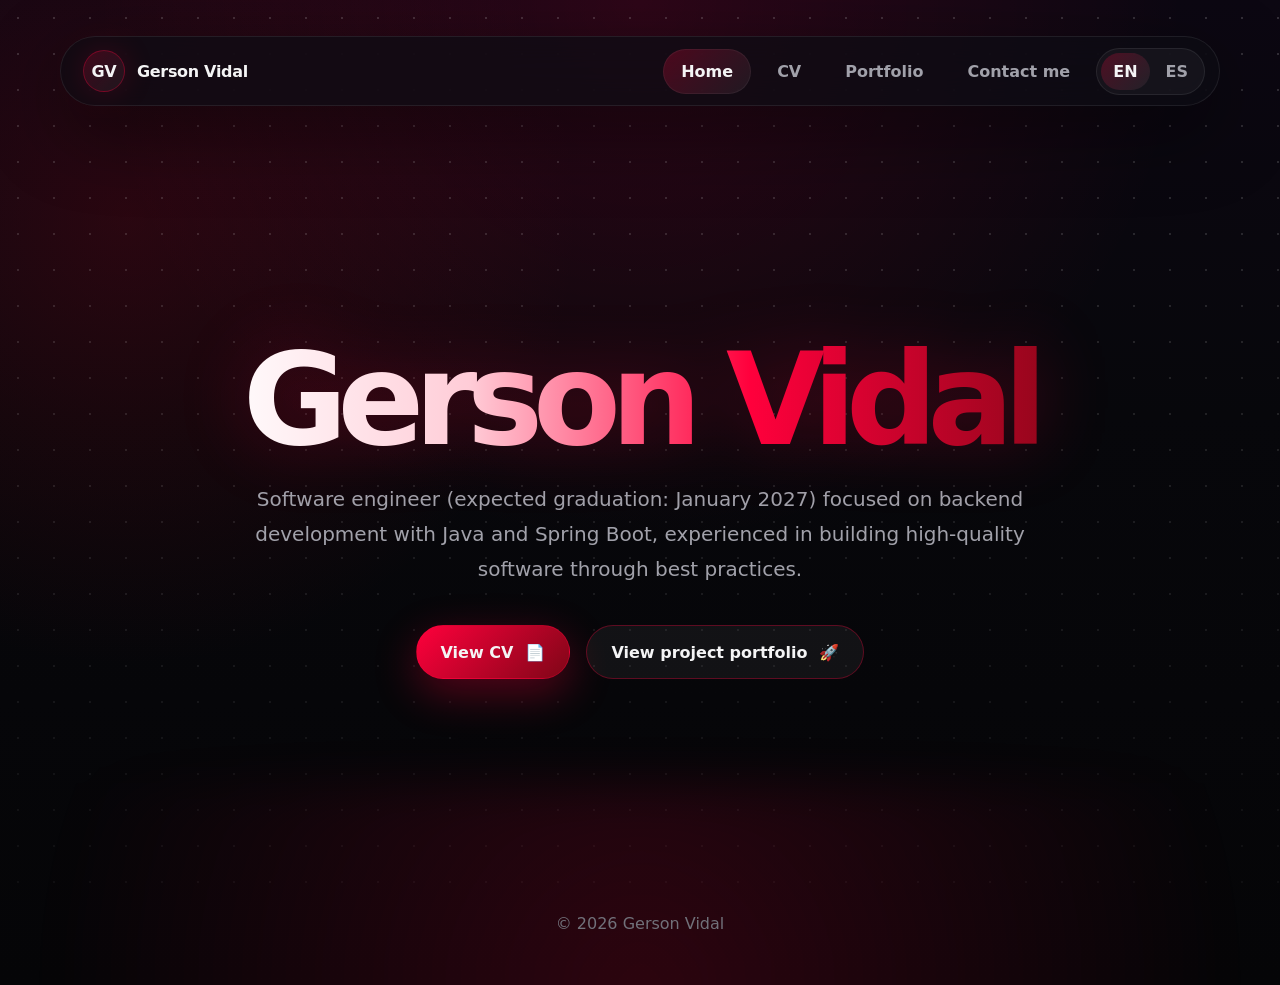
<file: index.html>
<!doctype html>
<html lang="en">
  <head>
    <meta charset="UTF-8" />
    <meta name="viewport" content="width=device-width, initial-scale=1.0" />
    <title>Gerson Vidal</title>
    <link rel="stylesheet" href="./assets/styles.css" />
  </head>
  <body>
    <header class="site-header page-shell">
      <nav
        class="navbar"
        aria-label="Main navigation"
        data-i18n-aria-label="nav.ariaLabel"
      >
        <a class="brand" href="./">
          <span class="brand-mark">GV</span>
          <span>Gerson Vidal</span>
        </a>
        <button
          class="menu-button"
          type="button"
          data-menu-button
          aria-expanded="false"
        >
          <span aria-hidden="true">☰</span>
          <span data-i18n="nav.menu">Menu</span>
        </button>
        <div class="nav-links" data-nav>
          <a class="nav-link is-active" href="./" data-i18n="nav.home">Home</a>
          <a class="nav-link" href="./cv/">CV</a>
          <a class="nav-link" href="./portfolio/" data-i18n="nav.portfolio"
            >Portfolio</a
          >
          <button
            type="button"
            class="nav-link open-contact-modal"
            aria-haspopup="dialog"
            aria-controls="contact-modal"
            data-i18n="nav.contact"
          >
            Contact me
          </button>
          <div
            class="language-switcher"
            aria-label="Language selector"
            data-i18n-aria-label="language.selector"
          >
            <button
              type="button"
              class="language-button"
              data-language="en"
              aria-pressed="true"
            >
              EN
            </button>

            <button
              type="button"
              class="language-button"
              data-language="es"
              aria-pressed="false"
            >
              ES
            </button>
          </div>
        </div>
      </nav>
    </header>

    <main class="page-shell">
      <section class="hero">
        <div class="hero-content" data-reveal>
          <h1 class="gradient-title">Gerson Vidal</h1>
          <p class="hero-description" data-i18n="home.description">
            Software engineer (expected graduation: January 2027) focused on
            backend development with Java and Spring Boot, experienced in
            building high-quality software through best practices.
          </p>
          <div class="hero-actions">
            <a class="button primary" href="./cv/">
              <span data-i18n="home.viewCv"> View CV </span>

              <span aria-hidden="true">📄</span></a
            >
            <a class="button" href="./portfolio/">
              <span data-i18n="home.viewPortfolio">
                View project portfolio
              </span>

              <span aria-hidden="true">🚀</span>
            </a>
          </div>
        </div>
      </section>
    </main>

    <footer class="footer page-shell">
      <span>© <span data-year></span> Gerson Vidal</span>
    </footer>

    <dialog
      class="contact-modal"
      id="contact-modal"
      aria-labelledby="contact-modal-title"
      aria-describedby="contact-modal-description"
    >
      <div class="contact-modal-content">
        <h2
          class="contact-modal-title"
          id="contact-modal-title"
          data-i18n="contact.title"
        >
          Contact me
        </h2>

        <p
          class="contact-modal-description"
          id="contact-modal-description"
          data-i18n="contact.description"
        >
          I greatly appreciate your interest. You can copy my email address and
          send me a message. I will reply as soon as possible.
        </p>

        <div class="contact-modal-email">
          <img
            src="assets/images/email.png"
            alt="Contact email address"
            data-i18n-alt="contact.emailAlt"
          />
        </div>

        <p
          class="contact-modal-success"
          id="contact-copy-message"
          role="status"
          aria-live="polite"
        >
          <span aria-hidden="true">✓</span>
          <span data-i18n="contact.copied">Email copied!</span>
        </p>

        <div class="contact-modal-actions">
          <button
            type="button"
            class="button"
            id="close-contact-modal"
            data-i18n="contact.back"
          >
            Back
          </button>

          <button
            type="button"
            class="button primary"
            id="copy-contact-email"
            data-i18n="contact.copy"
          >
            Copy email
          </button>
        </div>
      </div>
    </dialog>

    <script src="assets/app.js"></script>
  </body>
</html>
</file>
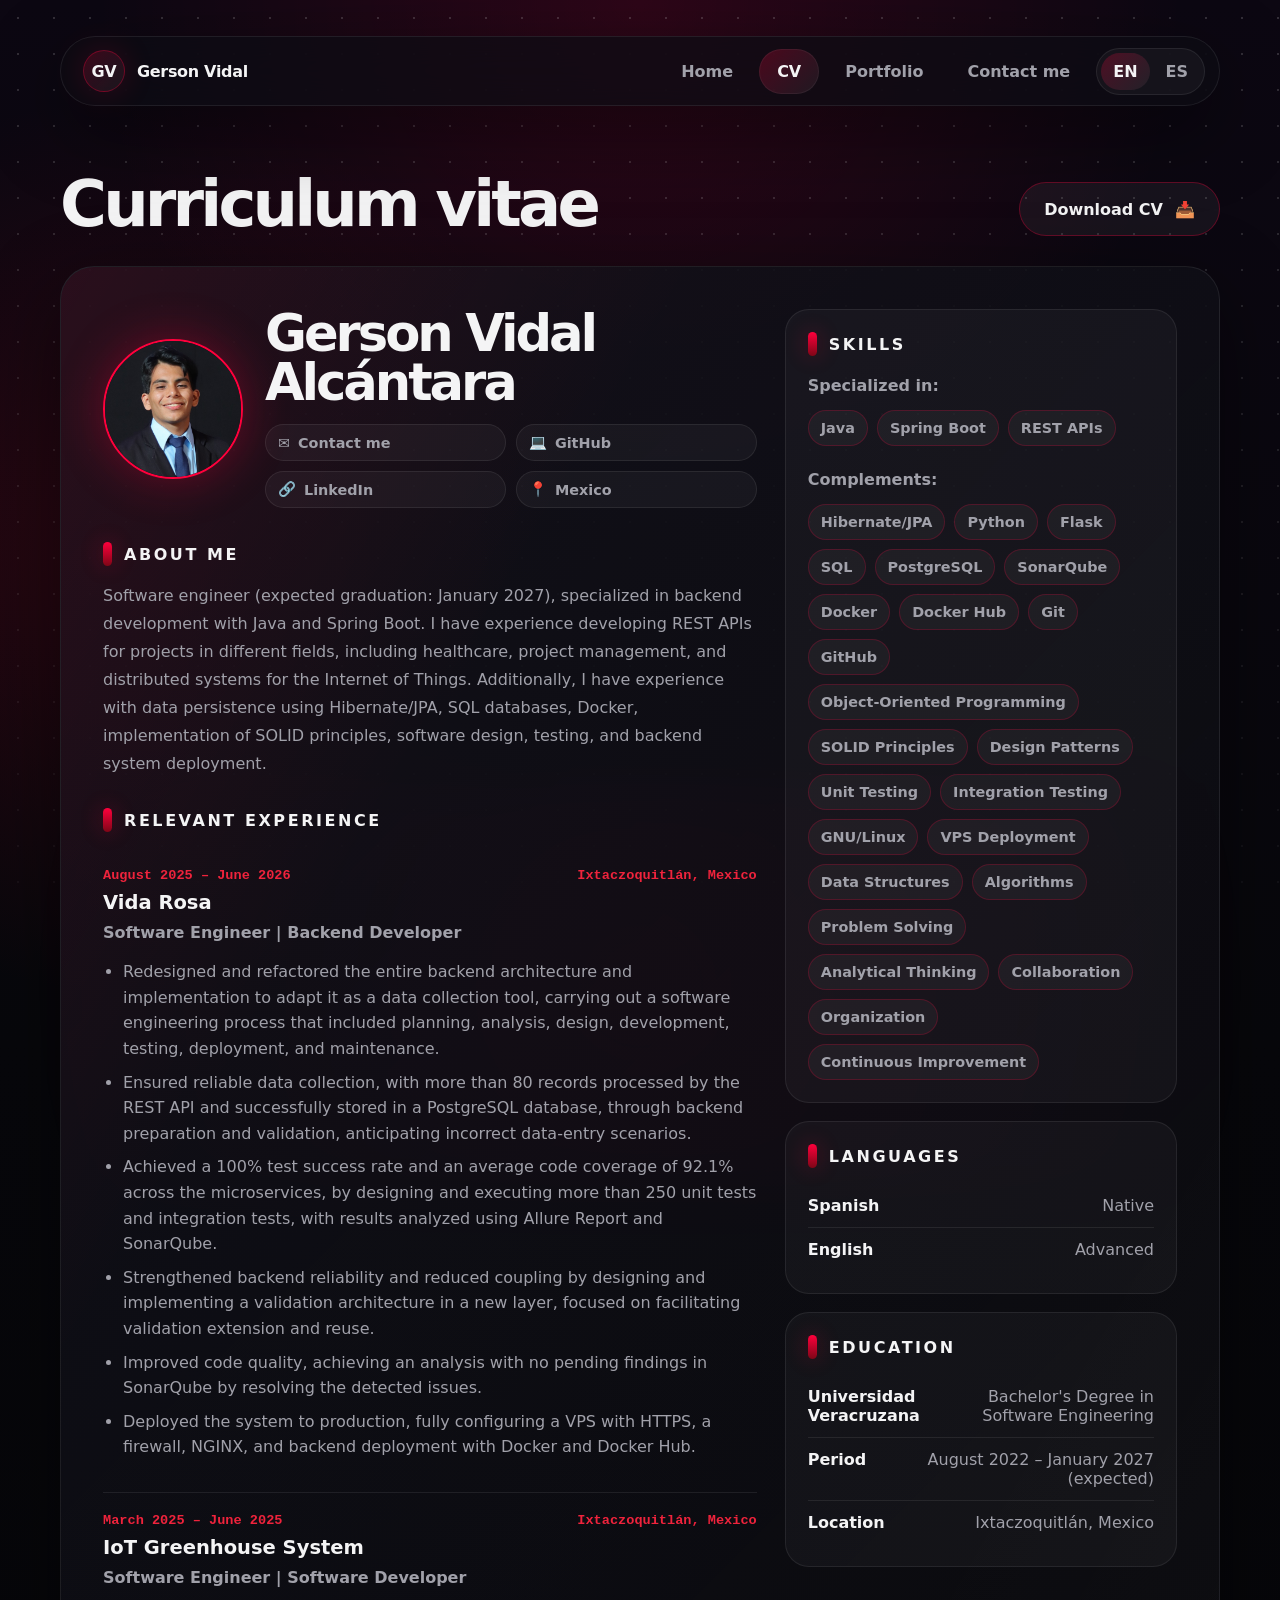
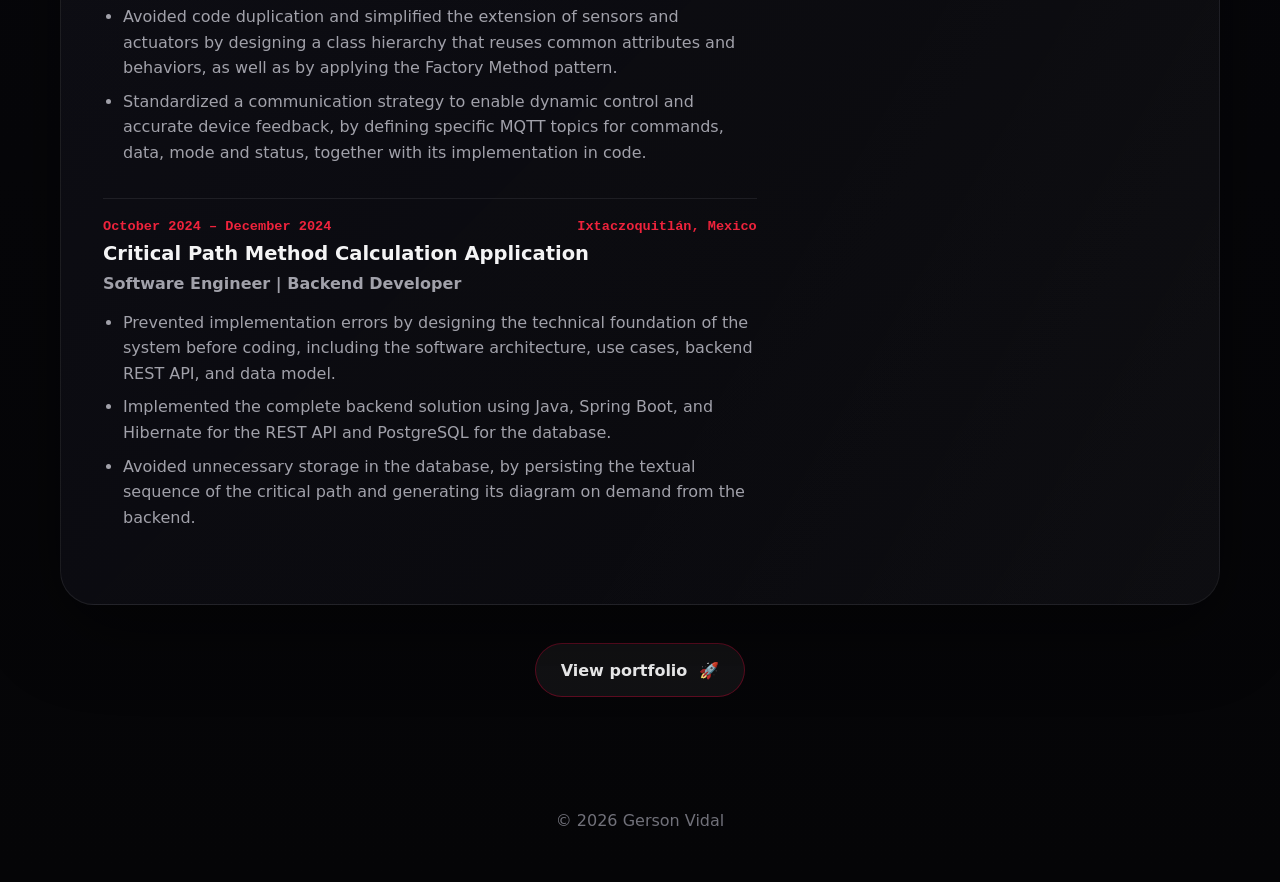
<file: cv/index.html>
<!doctype html>
<html lang="en">
  <head>
    <meta charset="UTF-8" />
    <meta name="viewport" content="width=device-width, initial-scale=1.0" />
    <title>Gerson Vidal | CV</title>
    <link rel="stylesheet" href="../assets/styles.css" />
  </head>
  <body>
    <header class="site-header page-shell">
      <nav
        class="navbar"
        aria-label="Main navigation"
        data-i18n-aria-label="nav.ariaLabel"
      >
        <a class="brand" href="../">
          <span class="brand-mark">GV</span>
          <span>Gerson Vidal</span>
        </a>
        <button
          class="menu-button"
          type="button"
          data-menu-button
          aria-expanded="false"
        >
          <span aria-hidden="true">☰</span>
          <span data-i18n="nav.menu">Menu</span>
        </button>
        <div class="nav-links" data-nav>
          <a class="nav-link" href="../" data-i18n="nav.home">Home</a>
          <a class="nav-link is-active" href="../cv/">CV</a>
          <a class="nav-link" href="../portfolio/" data-i18n="nav.portfolio"
            >Portfolio</a
          >
          <button
            type="button"
            class="nav-link open-contact-modal"
            aria-haspopup="dialog"
            aria-controls="contact-modal"
            data-i18n="nav.contact"
          >
            Contact me
          </button>
          <div
            class="language-switcher"
            aria-label="Language selector"
            data-i18n-aria-label="language.selector"
          >
            <button
              type="button"
              class="language-button"
              data-language="en"
              aria-pressed="true"
            >
              EN
            </button>

            <button
              type="button"
              class="language-button"
              data-language="es"
              aria-pressed="false"
            >
              ES
            </button>
          </div>
        </div>
      </nav>
    </header>

    <main class="page-shell section">
      <div class="section-title-row" data-reveal>
        <div>
          <h1 class="section-title" data-i18n="cv.title">Curriculum vitae</h1>
        </div>
        <a
          id="download-cv"
          class="button"
          data-cv-download
          href="../assets/cv/CV_Gerson_Vidal_Alcantara_EN.pdf"
          download="CV_Gerson_Vidal_Alcantara_EN.pdf"
        >
          <span data-i18n="cv.download"> Download CV </span>
          <span aria-hidden="true">📥</span>
        </a>
      </div>

      <article class="cv-card" data-reveal>
        <div class="cv-main">
          <header class="cv-header">
            <img
              class="profile-photo"
              src="../assets/images/profile-photo.JPG"
              alt="Photo of Gerson Vidal"
              data-i18n-alt="cv.profilePhotoAlt"
            />
            <div>
              <h1 class="cv-name">Gerson Vidal Alcántara</h1>
              <div
                class="contact-grid"
                aria-label="Contact information"
                data-i18n-aria-label="cv.contactInfoAriaLabel"
              >
                <button
                  type="button"
                  class="contact-item open-contact-modal"
                  aria-haspopup="dialog"
                  aria-controls="contact-modal"
                >
                  <span aria-hidden="true">✉️</span>
                  <span data-i18n="contact.title"> Contact me </span>
                </button>

                <a
                  class="contact-item"
                  href="https://github.com/gersonvidal"
                  target="_blank"
                  rel="noreferrer noopener"
                  ><span aria-hidden="true">💻</span> <span>GitHub</span>
                </a>

                <a
                  class="contact-item"
                  href="https://linkedin.com/in/gerson-vidal-alcantara"
                  target="_blank"
                  rel="noreferrer noopener"
                  ><span aria-hidden="true">🔗</span> <span>LinkedIn</span>
                </a>

                <div class="contact-item">
                  <span aria-hidden="true">📍</span>
                  <span data-i18n="cv.location">Mexico</span>
                </div>
              </div>
            </div>
          </header>

          <section class="cv-section">
            <h2 data-i18n="cv.about">About Me</h2>
            <p data-i18n="cv.aboutDescription">
              Software engineer (expected graduation: January 2027), specialized
              in backend development with Java and Spring Boot. I have
              experience developing REST APIs for projects in different fields,
              including healthcare, project management, and distributed systems
              for the Internet of Things. Additionally, I have experience with
              data persistence using Hibernate/JPA, SQL databases, Docker,
              implementation of SOLID principles, software design, testing, and
              backend system deployment.
            </p>
          </section>

          <section class="cv-section">
            <h2 data-i18n="cv.experience">Relevant Experience</h2>

            <article class="timeline-item">
              <div class="item-meta">
                <span data-i18n="cv.experienceItems.vidaRosa.date">
                  August 2025 – June 2026
                </span>

                <span data-i18n="cv.experienceItems.vidaRosa.location">
                  Ixtaczoquitlán, Mexico
                </span>
              </div>

              <h3 class="item-title">Vida Rosa</h3>
              <p
                class="item-subtitle"
                data-i18n="cv.experienceItems.vidaRosa.role"
              >
                Software Engineer | Backend Developer
              </p>

              <ul class="bullet-list">
                <li data-i18n="cv.experienceItems.vidaRosa.bullet1">
                  Redesigned and refactored the entire backend architecture and
                  implementation to adapt it as a data collection tool, carrying
                  out a software engineering process that included planning,
                  analysis, design, development, testing, deployment, and
                  maintenance.
                </li>
                <li data-i18n="cv.experienceItems.vidaRosa.bullet2">
                  Ensured reliable data collection, with more than 80 records
                  processed by the REST API and successfully stored in a
                  PostgreSQL database, through backend preparation and
                  validation, anticipating incorrect data-entry scenarios.
                </li>
                <li data-i18n="cv.experienceItems.vidaRosa.bullet3">
                  Achieved a 100% test success rate and an average code coverage
                  of 92.1% across the microservices, by designing and executing
                  more than 250 unit tests and integration tests, with results
                  analyzed using Allure Report and SonarQube.
                </li>
                <li data-i18n="cv.experienceItems.vidaRosa.bullet4">
                  Strengthened backend reliability and reduced coupling by
                  designing and implementing a validation architecture in a new
                  layer, focused on facilitating validation extension and reuse.
                </li>
                <li data-i18n="cv.experienceItems.vidaRosa.bullet5">
                  Improved code quality, achieving an analysis with no pending
                  findings in SonarQube by resolving the detected issues.
                </li>
                <li data-i18n="cv.experienceItems.vidaRosa.bullet6">
                  Deployed the system to production, fully configuring a VPS
                  with HTTPS, a firewall, NGINX, and backend deployment with
                  Docker and Docker Hub.
                </li>
              </ul>
            </article>

            <article class="timeline-item">
              <div class="item-meta">
                <span data-i18n="cv.experienceItems.greenhouse.date">
                  March 2025 – June 2025
                </span>

                <span data-i18n="cv.experienceItems.greenhouse.location">
                  Ixtaczoquitlán, Mexico
                </span>
              </div>

              <h3
                class="item-title"
                data-i18n="cv.experienceItems.greenhouse.title"
              >
                IoT Greenhouse System
              </h3>

              <p
                class="item-subtitle"
                data-i18n="cv.experienceItems.greenhouse.role"
              >
                Software Engineer | Software Developer
              </p>

              <ul class="bullet-list">
                <li data-i18n="cv.experienceItems.greenhouse.bullet1">
                  Avoided code duplication and simplified the extension of
                  sensors and actuators by designing a class hierarchy that
                  reuses common attributes and behaviors, as well as by applying
                  the Factory Method pattern.
                </li>
                <li data-i18n="cv.experienceItems.greenhouse.bullet2">
                  Standardized a communication strategy to enable dynamic
                  control and accurate device feedback, by defining specific
                  MQTT topics for commands, data, mode and status, together with
                  its implementation in code.
                </li>
              </ul>
            </article>

            <article class="timeline-item">
              <div class="item-meta">
                <span data-i18n="cv.experienceItems.criticalPath.date"
                  >October 2024 – December 2024
                </span>

                <span data-i18n="cv.experienceItems.criticalPath.location">
                  Ixtaczoquitlán, Mexico
                </span>
              </div>

              <h3
                class="item-title"
                data-i18n="cv.experienceItems.criticalPath.title"
              >
                Critical Path Method Calculation Application
              </h3>

              <p
                class="item-subtitle"
                data-i18n="cv.experienceItems.criticalPath.role"
              >
                Software Engineer | Backend Developer
              </p>

              <ul class="bullet-list">
                <li data-i18n="cv.experienceItems.criticalPath.bullet1">
                  Prevented implementation errors by designing the technical
                  foundation of the system before coding, including the software
                  architecture, use cases, backend REST API, and data model.
                </li>
                <li data-i18n="cv.experienceItems.criticalPath.bullet2">
                  Implemented the complete backend solution using Java, Spring
                  Boot, and Hibernate for the REST API and PostgreSQL for the
                  database.
                </li>
                <li data-i18n="cv.experienceItems.criticalPath.bullet3">
                  Avoided unnecessary storage in the database, by persisting the
                  textual sequence of the critical path and generating its
                  diagram on demand from the backend.
                </li>
              </ul>
            </article>
          </section>
        </div>

        <aside
          class="cv-sidebar"
          aria-label="Additional information"
          data-i18n-aria-label="cv.additionalInfoAriaLabel"
        >
          <section class="sidebar-panel">
            <h2 data-i18n="cv.skills">Skills</h2>

            <div class="skills-group">
              <p class="skills-group-title" data-i18n="cv.specialized">
                Specialized in:
              </p>

              <div class="skills-wrap">
                <span class="skill-chip">Java</span>
                <span class="skill-chip">Spring Boot</span>
                <span class="skill-chip" data-i18n="common.restApis">
                  REST APIs
                </span>
              </div>
            </div>

            <div class="skills-group">
              <p class="skills-group-title" data-i18n="cv.complements">
                Complements:
              </p>

              <div class="skills-wrap">
                <span class="skill-chip">Hibernate/JPA</span>
                <span class="skill-chip">Python</span>
                <span class="skill-chip">Flask</span>
                <span class="skill-chip">SQL</span>
                <span class="skill-chip">PostgreSQL</span>
                <span class="skill-chip">SonarQube</span>
                <span class="skill-chip">Docker</span>
                <span class="skill-chip">Docker Hub</span>
                <span class="skill-chip">Git</span>
                <span class="skill-chip">GitHub</span>
                <span class="skill-chip" data-i18n="cv.skillItems.oop">
                  Object-Oriented Programming
                </span>
                <span class="skill-chip" data-i18n="cv.skillItems.solid">
                  SOLID Principles
                </span>
                <span
                  class="skill-chip"
                  data-i18n="cv.skillItems.designPatterns"
                >
                  Design Patterns
                </span>
                <span class="skill-chip" data-i18n="cv.skillItems.unitTesting">
                  Unit Testing
                </span>
                <span
                  class="skill-chip"
                  data-i18n="cv.skillItems.integrationTesting"
                >
                  Integration Testing
                </span>
                <span class="skill-chip">GNU/Linux</span>
                <span
                  class="skill-chip"
                  data-i18n="cv.skillItems.vpsDeployment"
                >
                  VPS Deployment
                </span>
                <span
                  class="skill-chip"
                  data-i18n="cv.skillItems.dataStructures"
                >
                  Data Structures
                </span>
                <span class="skill-chip" data-i18n="cv.skillItems.algorithms">
                  Algorithms
                </span>
                <span
                  class="skill-chip"
                  data-i18n="cv.skillItems.problemSolving"
                >
                  Problem Solving
                </span>
                <span
                  class="skill-chip"
                  data-i18n="cv.skillItems.analyticalThinking"
                >
                  Analytical Thinking
                </span>
                <span
                  class="skill-chip"
                  data-i18n="cv.skillItems.collaboration"
                >
                  Collaboration
                </span>
                <span class="skill-chip" data-i18n="cv.skillItems.organization">
                  Organization
                </span>
                <span
                  class="skill-chip"
                  data-i18n="cv.skillItems.continuousImprovement"
                >
                  Continuous Improvement
                </span>
              </div>
            </div>
          </section>

          <section class="sidebar-panel">
            <h2 data-i18n="cv.languages">Languages</h2>
            <div class="language-row">
              <strong data-i18n="cv.languageItems.spanish">Spanish</strong>
              <span data-i18n="cv.languageItems.native">Native</span>
            </div>

            <div class="language-row">
              <strong data-i18n="cv.languageItems.english">English</strong>
              <span data-i18n="cv.languageItems.advanced">Advanced</span>
            </div>
          </section>

          <section class="sidebar-panel">
            <h2 data-i18n="cv.education">Education</h2>

            <div class="education-row">
              <strong>Universidad Veracruzana</strong>

              <span data-i18n="cv.educationItems.degree">
                Bachelor's Degree in Software Engineering
              </span>
            </div>
            <div class="education-row">
              <strong data-i18n="cv.educationItems.periodLabel">Period</strong>

              <span data-i18n="cv.educationItems.period">
                August 2022 – January 2027 (expected)
              </span>
            </div>

            <div class="education-row">
              <strong data-i18n="cv.educationItems.locationLabel">
                Location
              </strong>

              <span data-i18n="cv.educationItems.location">
                Ixtaczoquitlán, Mexico
              </span>
            </div>
          </section>
        </aside>
      </article>

      <div class="cta-group">
        <a class="button" href="../portfolio/">
          <span data-i18n="cv.viewPortfolio"> View portfolio </span>
          <span aria-hidden="true">🚀</span>
        </a>
      </div>
    </main>

    <footer class="footer page-shell">
      <span>© <span data-year></span> Gerson Vidal</span>
    </footer>

    <dialog
      class="contact-modal"
      id="contact-modal"
      aria-labelledby="contact-modal-title"
      aria-describedby="contact-modal-description"
    >
      <div class="contact-modal-content">
        <h2
          class="contact-modal-title"
          id="contact-modal-title"
          data-i18n="contact.title"
        >
          Contact me
        </h2>

        <p
          class="contact-modal-description"
          id="contact-modal-description"
          data-i18n="contact.description"
        >
          I greatly appreciate your interest. You can copy my email address and
          send me a message. I will reply as soon as possible.
        </p>

        <div class="contact-modal-email">
          <img
            src="../assets/images/email.png"
            alt="Contact email address"
            data-i18n-alt="contact.emailAlt"
          />
        </div>

        <p
          class="contact-modal-success"
          id="contact-copy-message"
          role="status"
          aria-live="polite"
        >
          <span aria-hidden="true">✓</span>
          <span data-i18n="contact.copied">Email copied!</span>
        </p>

        <div class="contact-modal-actions">
          <button
            type="button"
            class="button"
            id="close-contact-modal"
            data-i18n="contact.back"
          >
            Back
          </button>

          <button
            type="button"
            class="button primary"
            id="copy-contact-email"
            data-i18n="contact.copy"
          >
            Copy email
          </button>
        </div>
      </div>
    </dialog>

    <script src="../assets/app.js"></script>
  </body>
</html>
</file>
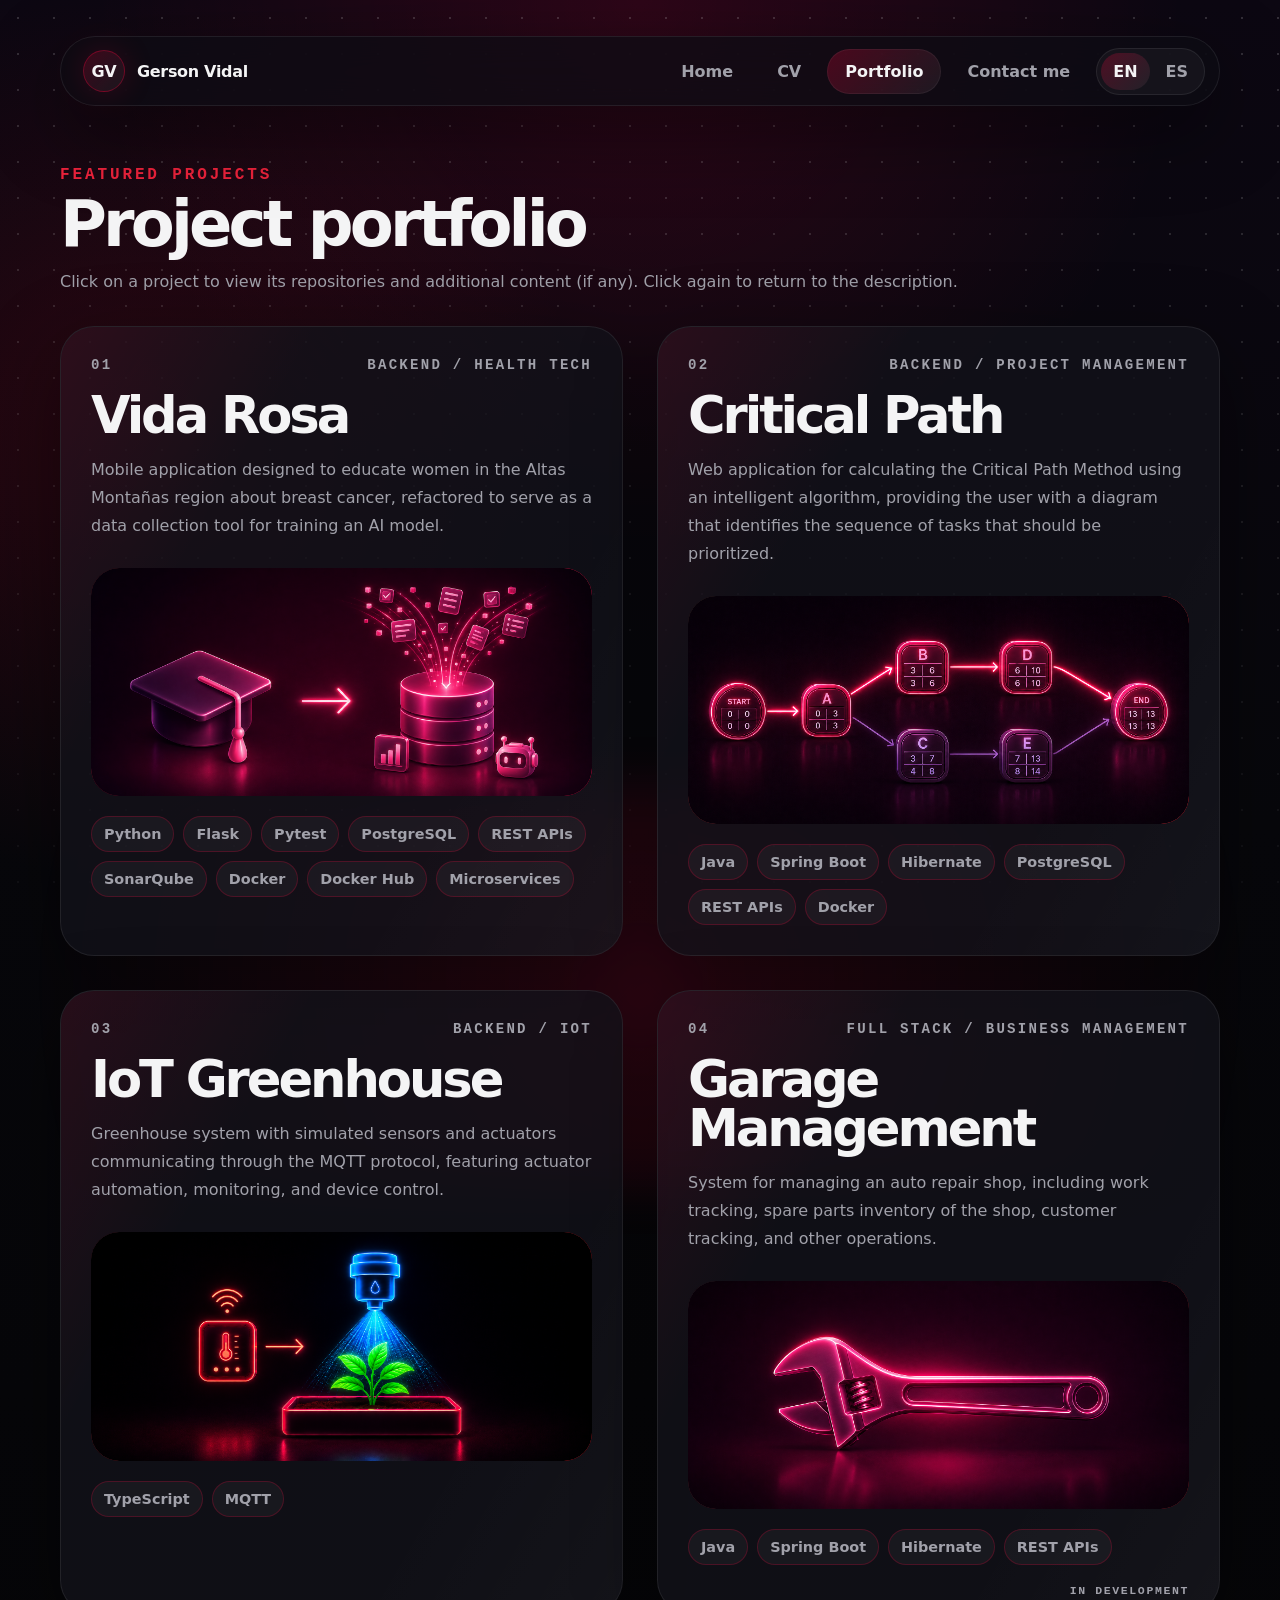
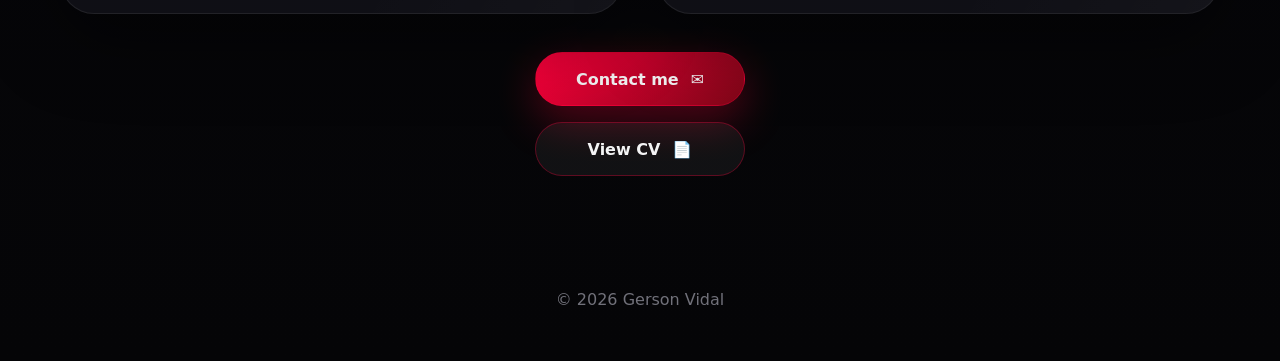
<file: portfolio/index.html>
<!doctype html>
<html lang="en">
  <head>
    <meta charset="UTF-8" />
    <meta name="viewport" content="width=device-width, initial-scale=1.0" />
    <title data-i18n="portfolio.pageTitle">Gerson Vidal | Portfolio</title>
    <link rel="stylesheet" href="../assets/styles.css" />
  </head>
  <body>
    <header class="site-header page-shell">
      <nav
        class="navbar"
        aria-label="Main navigation"
        data-i18n-aria-label="nav.ariaLabel"
      >
        <a class="brand" href="../">
          <span class="brand-mark">GV</span>
          <span>Gerson Vidal</span>
        </a>
        <button
          class="menu-button"
          type="button"
          data-menu-button
          aria-expanded="false"
        >
          <span aria-hidden="true">☰</span>
          <span data-i18n="nav.menu">Menu</span>
        </button>
        <div class="nav-links" data-nav>
          <a class="nav-link" href="../" data-i18n="nav.home">Home</a>
          <a class="nav-link" href="../cv/">CV</a>
          <a
            class="nav-link is-active"
            href="../portfolio/"
            data-i18n="nav.portfolio"
            >Portfolio</a
          >
          <button
            type="button"
            class="nav-link open-contact-modal"
            aria-haspopup="dialog"
            aria-controls="contact-modal"
            data-i18n="nav.contact"
          >
            Contact me
          </button>
          <div
            class="language-switcher"
            aria-label="Language selector"
            data-i18n-aria-label="language.selector"
          >
            <button
              type="button"
              class="language-button"
              data-language="en"
              aria-pressed="true"
            >
              EN
            </button>

            <button
              type="button"
              class="language-button"
              data-language="es"
              aria-pressed="false"
            >
              ES
            </button>
          </div>
        </div>
      </nav>
    </header>

    <main class="page-shell section">
      <div class="section-title-row" data-reveal>
        <div>
          <span class="section-kicker" data-i18n="portfolio.kicker">
            Featured projects
          </span>

          <h1 class="section-title" data-i18n="portfolio.title">
            Project portfolio
          </h1>

          <p class="portfolio-hint" data-i18n="portfolio.hint">
            Click on a project to view its repositories and additional content
            (if any). Click again to return to the description.
          </p>
        </div>
      </div>

      <section
        class="project-grid"
        aria-label="Projects done"
        data-i18n-aria-label="portfolio.projectsDoneAriaLabel"
      >
        <article
          class="project-card"
          data-reveal
          data-project-id="vidaRosa"
          tabindex="0"
          aria-expanded="false"
          style="--visual-a: #2a050c; --visual-b: #ff003c"
        >
          <div class="project-topline">
            <span>01</span>
            <span data-i18n="projects.vidaRosa.category">
              Backend / Health Tech
            </span>
          </div>
          <h2 class="project-title">Vida Rosa</h2>
          <p data-i18n="projects.vidaRosa.description">
            Mobile application designed to educate women in the Altas Montañas
            region about breast cancer, refactored to serve as a data collection
            tool for training an AI model.
          </p>
          <div class="project-visual">
            <img
              class="project-image"
              src="../assets/images/vida-rosa.png"
              alt="Vida Rosa: Refactoring aimed at perfecting data collection and preparation for Machine Learning"
              data-i18n-alt="projects.vidaRosa.imageAlt"
            />
          </div>
          <div class="tech-list">
            <span class="skill-chip">Python</span>
            <span class="skill-chip">Flask</span>
            <span class="skill-chip">Pytest</span>
            <span class="skill-chip">PostgreSQL</span>
            <span class="skill-chip" data-i18n="common.restApis">
              REST APIs
            </span>
            <span class="skill-chip">SonarQube</span>
            <span class="skill-chip">Docker</span>
            <span class="skill-chip">Docker Hub</span>
            <span class="skill-chip" data-i18n="common.microservices">
              Microservices
            </span>
          </div>
        </article>

        <article
          class="project-card"
          data-reveal
          data-project-id="criticalPath"
          tabindex="0"
          aria-expanded="false"
          style="--visual-a: #1a1010; --visual-b: #c1121f"
        >
          <div class="project-topline">
            <span>02</span>
            <span data-i18n="projects.criticalPath.category">
              Backend / Project Management
            </span>
          </div>
          <h2 class="project-title" data-i18n="projects.criticalPath.title">
            Critical Path
          </h2>
          <p data-i18n="projects.criticalPath.description">
            Web application for calculating the Critical Path Method using an
            intelligent algorithm, providing the user with a diagram that
            identifies the sequence of tasks that should be prioritized.
          </p>
          <div class="project-visual">
            <img
              class="project-image"
              src="../assets/images/critical-path-method.png"
              alt="Critical Path: System that automates the Critical Path Method calculation and shows the best path."
              data-i18n-alt="projects.criticalPath.imageAlt"
            />
          </div>
          <div class="tech-list">
            <span class="skill-chip">Java</span>
            <span class="skill-chip">Spring Boot</span>
            <span class="skill-chip">Hibernate</span>
            <span class="skill-chip">PostgreSQL</span>
            <span class="skill-chip" data-i18n="common.restApis">
              REST APIs
            </span>
            <span class="skill-chip">Docker</span>
          </div>
        </article>

        <article
          class="project-card"
          data-reveal
          data-project-id="greenhouse"
          tabindex="0"
          aria-expanded="false"
          style="--visual-a: #22060f; --visual-b: #9d0208"
        >
          <div class="project-topline">
            <span>03</span>
            <span data-i18n="projects.greenhouse.category">
              Backend / IoT
            </span>
          </div>
          <h2 class="project-title" data-i18n="projects.greenhouse.title">
            IoT Greenhouse
          </h2>
          <p data-i18n="projects.greenhouse.description">
            Greenhouse system with simulated sensors and actuators communicating
            through the MQTT protocol, featuring actuator automation,
            monitoring, and device control.
          </p>
          <div class="project-visual">
            <img
              class="project-image"
              src="../assets/images/greenhouse-iot.png"
              alt="IoT Greenhouse: System that simulates sensors and actuators in a hydroponic green forage greenhouse communicating through the MQTT protocol."
              data-i18n-alt="projects.greenhouse.imageAlt"
            />
          </div>
          <div class="tech-list">
            <span class="skill-chip">TypeScript</span>
            <span class="skill-chip">MQTT</span>
          </div>
        </article>

        <article
          class="project-card"
          data-in-development
          data-reveal
          data-project-id="garageManagement"
          tabindex="0"
          aria-expanded="false"
          style="--visual-a: #170b12; --visual-b: #6a040f"
        >
          <div class="project-topline">
            <span>04</span>
            <span data-i18n="projects.garageManagement.category">
              Full Stack / Business Management
            </span>
          </div>
          <h2 class="project-title" data-i18n="projects.garageManagement.title">
            Garage Management
          </h2>
          <p data-i18n="projects.garageManagement.description">
            System for managing an auto repair shop, including work tracking,
            spare parts inventory of the shop, customer tracking, and other
            operations.
          </p>
          <div class="project-visual">
            <img
              class="project-image"
              src="../assets/images/auto-repair-management.png"
              alt="Garage Management: System for tracking work, inventory, and customers in an auto repair shop."
              data-i18n-alt="projects.garageManagement.imageAlt"
            />
          </div>
          <div class="tech-list">
            <span class="skill-chip">Java</span>
            <span class="skill-chip">Spring Boot</span>
            <span class="skill-chip">Hibernate</span>
            <span class="skill-chip" data-i18n="common.restApis">
              REST APIs
            </span>
          </div>
          <span
            class="project-development-status"
            data-i18n="projects.inDevelopment"
          >
            In development
          </span>
        </article>
      </section>

      <div class="cta-group">
        <button
          type="button"
          class="button primary open-contact-modal"
          aria-haspopup="dialog"
          aria-controls="contact-modal"
        >
          <span data-i18n="contact.title"> Contact me </span>
          <span aria-hidden="true">✉️</span>
        </button>

        <a class="button" href="../cv/">
          <span data-i18n="home.viewCv"> View CV </span>
          <span aria-hidden="true">📄</span>
        </a>
      </div>
    </main>

    <footer class="footer page-shell">
      <span>© <span data-year></span> Gerson Vidal</span>
    </footer>

    <dialog
      class="contact-modal"
      id="contact-modal"
      aria-labelledby="contact-modal-title"
      aria-describedby="contact-modal-description"
    >
      <div class="contact-modal-content">
        <h2
          class="contact-modal-title"
          id="contact-modal-title"
          data-i18n="contact.title"
        >
          Contact me
        </h2>

        <p
          class="contact-modal-description"
          id="contact-modal-description"
          data-i18n="contact.description"
        >
          I greatly appreciate your interest. You can copy my email address and
          send me a message. I will reply as soon as possible.
        </p>

        <div class="contact-modal-email">
          <img
            src="../assets/images/email.png"
            alt="Contact email address"
            data-i18n-alt="contact.emailAlt"
          />
        </div>

        <p
          class="contact-modal-success"
          id="contact-copy-message"
          role="status"
          aria-live="polite"
        >
          <span aria-hidden="true">✓</span>
          <span data-i18n="contact.copied">Email copied!</span>
        </p>

        <div class="contact-modal-actions">
          <button
            type="button"
            class="button"
            id="close-contact-modal"
            data-i18n="contact.back"
          >
            Back
          </button>

          <button
            type="button"
            class="button primary"
            id="copy-contact-email"
            data-i18n="contact.copy"
          >
            Copy email
          </button>
        </div>
      </div>
    </dialog>

    <script src="../assets/app.js"></script>
  </body>
</html>
</file>
<file: assets/styles.css>
:root {
  --bg: #07070b;
  --bg-soft: #0d0d14;
  --surface: rgba(18, 18, 26, 0.78);
  --surface-strong: rgba(25, 25, 36, 0.92);
  --border: rgba(255, 255, 255, 0.08);
  --border-red: rgba(255, 0, 60, 0.32);
  --text: #f4f4f5;
  --muted: #a1a1aa;
  --muted-2: #71717a;
  --red: #ff003c;
  --red-soft: #ef233c;
  --red-dark: #7f0617;
  --red-glow: rgba(255, 0, 60, 0.32);
  --shadow: 0 24px 80px rgba(0, 0, 0, 0.45);
  --radius-xl: 34px;
  --radius-lg: 24px;
  --radius-md: 16px;
  --max-width: 1160px;
  font-family: Inter, ui-sans-serif, system-ui, -apple-system, BlinkMacSystemFont, "Segoe UI", sans-serif;
}

* {
  box-sizing: border-box;
}

html {
  scroll-behavior: smooth;
}

body {
  min-height: 100vh;
  margin: 0;
  color: var(--text);
  background:
    radial-gradient(circle at 50% 0%, rgba(255, 0, 60, 0.14), transparent 34rem),
    radial-gradient(circle at 10% 22%, rgba(127, 6, 23, 0.28), transparent 28rem),
    linear-gradient(180deg, #0c0712 0%, var(--bg) 42%, #050507 100%);
  overflow-x: hidden;
}

body::before {
  content: "";
  position: fixed;
  inset: 0;
  z-index: -2;
  background-image: radial-gradient(rgba(255,255,255,0.18) 1px, transparent 1px);
  background-size: 36px 36px;
  mask-image: linear-gradient(to bottom, rgba(0,0,0,0.9), rgba(0,0,0,0.22));
}

body::after {
  content: "";
  position: fixed;
  inset: auto -20% -32% -20%;
  height: 45vh;
  z-index: -1;
  background: radial-gradient(circle, rgba(255,0,60,0.16), transparent 65%);
  filter: blur(24px);
}

a {
  color: inherit;
  text-decoration: none;
}

p {
  color: var(--muted);
  line-height: 1.75;
}

img {
  max-width: 100%;
  display: block;
}

.page-shell {
  width: min(var(--max-width), calc(100% - 32px));
  margin: 0 auto;
}

.site-header {
  position: sticky;
  top: 18px;
  z-index: 10;
  padding: 18px 0 0;
}

.navbar {
  display: flex;
  align-items: center;
  justify-content: space-between;
  gap: 20px;
  min-height: 70px;
  padding: 10px 14px 10px 22px;
  border: 1px solid var(--border);
  border-radius: 999px;
  background: rgba(13, 13, 20, 0.72);
  backdrop-filter: blur(18px);
  box-shadow: var(--shadow);
}

.brand {
  display: inline-flex;
  align-items: center;
  gap: 12px;
  font-weight: 800;
  letter-spacing: -0.02em;
}

.brand-mark {
  display: grid;
  place-items: center;
  width: 42px;
  height: 42px;
  border-radius: 999px;
  color: var(--text);
  background: linear-gradient(135deg, rgba(255,0,60,0.2), rgba(255,255,255,0.05));
  border: 1px solid var(--border-red);
  box-shadow: 0 0 32px rgba(255,0,60,0.16);
}

.nav-links {
  display: flex;
  align-items: center;
  gap: 8px;
}

.nav-link {
  padding: 13px 18px;
  border-radius: 999px;
  color: var(--muted);
  font-weight: 700;
  transition: 180ms ease;
}

.nav-link:hover,
.nav-link.is-active {
  color: var(--text);
  background: rgba(255, 255, 255, 0.06);
  box-shadow: inset 0 0 0 1px rgba(255,255,255,0.05);
}

.nav-link.is-active {
  background: linear-gradient(135deg, rgba(255,0,60,0.24), rgba(255,255,255,0.06));
}

.menu-button {
  display: none;
  border: 0;
  border-radius: 999px;
  padding: 12px 16px;
  color: var(--text);
  background: rgba(255,255,255,0.06);
  cursor: pointer;
}

.hero {
  display: grid;
  place-items: center;
  min-height: calc(100vh - 112px);
  padding: 84px 0 58px;
  text-align: center;
}

.hero-content {
  max-width: 920px;
}

.eyebrow {
  display: inline-flex;
  align-items: center;
  gap: 10px;
  padding: 10px 15px;
  border: 1px solid var(--border-red);
  border-radius: 999px;
  color: #ffd7df;
  background: rgba(255,0,60,0.08);
  font-size: 0.92rem;
  font-weight: 750;
}

.gradient-title {
  margin: 28px 0 22px;
  font-size: clamp(3.4rem, 10vw, 8.6rem);
  line-height: 0.95;
  letter-spacing: -0.08em;
  background: linear-gradient(90deg, #ffffff 0%, #ffccd7 30%, #ff003c 63%, #8f061a 100%);
  -webkit-background-clip: text;
  -webkit-text-fill-color: transparent;
  filter: drop-shadow(0 0 34px rgba(255, 0, 60, 0.24));
}

.hero-description {
  max-width: 850px;
  margin: 0 auto;
  font-size: clamp(1rem, 2vw, 1.25rem);
}

.hero-actions {
  display: flex;
  justify-content: center;
  gap: 16px;
  flex-wrap: wrap;
  margin-top: 38px;
}

.button {
  display: inline-flex;
  align-items: center;
  justify-content: center;
  gap: 12px;
  min-height: 54px;
  padding: 0 24px;
  border-radius: 999px;
  border: 1px solid var(--border-red);
  font: inherit;
  font-weight: 800;
  color: var(--text);
  background: rgba(255,255,255,0.05);
  transition: transform 180ms ease, box-shadow 180ms ease, background 180ms ease;
}

button.button {
  cursor: pointer;
}

.button.primary {
  background: linear-gradient(135deg, var(--red), var(--red-dark));
  box-shadow: 0 14px 44px var(--red-glow);
}

.button:hover {
  transform: translateY(-3px);
  box-shadow: 0 18px 48px rgba(255,0,60,0.24);
}

.section {
  padding: 76px 0;
}

.section-title-row {
  display: flex;
  align-items: end;
  justify-content: space-between;
  gap: 24px;
  margin-bottom: 30px;
}

.section-kicker {
  color: var(--red-soft);
  font-family: "Courier New", monospace;
  font-weight: 800;
  letter-spacing: 0.18em;
  text-transform: uppercase;
}

.section-title {
  margin: 8px 0 0;
  font-size: clamp(2.2rem, 5vw, 4.4rem);
  line-height: 1;
  letter-spacing: -0.06em;
}

.portfolio-hint {
  margin: 12px 0 0;
  color: var(--muted);
}

.cv-card {
  display: grid;
  grid-template-columns: 1.5fr 0.9fr;
  gap: 28px;
  padding: clamp(22px, 4vw, 42px);
  border: 1px solid var(--border);
  border-radius: var(--radius-xl);
  background: linear-gradient(135deg, rgba(18,18,26,0.9), rgba(10,10,14,0.8));
  box-shadow: var(--shadow);
  overflow: hidden;
  position: relative;
}

.cv-card::before,
.project-card::before {
  content: "";
  position: absolute;
  inset: 0;
  pointer-events: none;
  background: linear-gradient(120deg, rgba(255,0,60,0.18), transparent 28%, transparent 70%, rgba(255,255,255,0.04));
  opacity: 0.55;
}

.cv-main,
.cv-sidebar,
.project-card > * {
  position: relative;
}

.cv-header {
  display: grid;
  grid-template-columns: 140px 1fr;
  gap: 22px;
  align-items: center;
  margin-bottom: 34px;
}

.profile-photo {
  width: 140px;
  height: 140px;
  border-radius: 999px;
  object-fit: cover;
  border: 2px solid var(--red);
  box-shadow: 0 0 48px rgba(255,0,60,0.32);
}

.cv-name {
  margin: 0;
  font-size: clamp(2rem, 4vw, 3.7rem);
  line-height: 0.95;
  letter-spacing: -0.06em;
}

.cv-role {
  margin: 10px 0 0;
  color: var(--muted);
  font-weight: 700;
}

.contact-grid {
  display: grid;
  grid-template-columns: repeat(2, minmax(0, 1fr));
  gap: 10px;
  margin-top: 18px;
}

.contact-item,
.skill-chip,
.repo-chip {
  display: inline-flex;
  align-items: center;
  gap: 8px;
  min-width: 0;
  padding: 9px 12px;
  border: 1px solid var(--border);
  border-radius: 999px;
  background: rgba(255,255,255,0.04);
  color: var(--muted);
  font-size: 0.9rem;
  font-weight: 700;
}

.contact-item span {
  overflow: hidden;
  text-overflow: ellipsis;
  white-space: nowrap;
}

.cv-section {
  margin-top: 30px;
}

.cv-section h2,
.sidebar-panel h2 {
  display: flex;
  align-items: center;
  gap: 12px;
  margin: 0 0 16px;
  font-size: 1rem;
  letter-spacing: 0.16em;
  text-transform: uppercase;
}

.cv-section h2::before,
.sidebar-panel h2::before {
  content: "";
  width: 9px;
  height: 24px;
  border-radius: 999px;
  background: linear-gradient(180deg, var(--red), var(--red-dark));
  box-shadow: 0 0 22px var(--red-glow);
}

.timeline-item {
  padding: 20px 0 24px;
  border-bottom: 1px solid var(--border);
}

.timeline-item:last-child {
  border-bottom: 0;
}

.item-meta {
  display: flex;
  justify-content: space-between;
  gap: 16px;
  margin-bottom: 8px;
  color: var(--red-soft);
  font-family: "Courier New", monospace;
  font-size: 0.85rem;
  font-weight: 800;
}

.item-title {
  margin: 0;
  font-size: 1.22rem;
}

.item-subtitle {
  margin: 5px 0 10px;
  color: var(--muted);
  font-weight: 700;
}

.bullet-list {
  margin: 12px 0 0;
  padding-left: 20px;
  color: var(--muted);
}

.bullet-list li {
  margin: 8px 0;
  line-height: 1.6;
}

.cv-sidebar {
  display: flex;
  flex-direction: column;
  gap: 18px;
}

.sidebar-panel {
  padding: 22px;
  border: 1px solid var(--border);
  border-radius: var(--radius-lg);
  background: rgba(255,255,255,0.035);
}

.skills-wrap {
  display: flex;
  flex-wrap: wrap;
  gap: 9px;
}

.skills-group + .skills-group {
  margin-top: 20px;
}

.skills-group-title {
  margin: 0 0 10px;
  font-weight: 700;
}

.skill-chip {
  border-color: rgba(255,0,60,0.22);
}

.language-row,
.education-row {
  display: flex;
  justify-content: space-between;
  gap: 14px;
  padding: 12px 0;
  border-bottom: 1px solid var(--border);
  color: var(--muted);
}

.education-row > span {
  flex: 0 1 250px;
  min-width: 0;
  text-align: right;
}

.language-row:last-child,
.education-row:last-child {
  border-bottom: 0;
}

.language-row strong,
.education-row strong {
  color: var(--text);
}

.project-grid {
  display: grid;
  grid-template-columns: repeat(2, minmax(0, 1fr));
  gap: 34px;
}

.project-card {
  position: relative;
  min-height: 520px;
  padding: 30px;
  border-radius: var(--radius-xl);
  border: 1px solid var(--border);
  background: var(--surface);
  overflow: hidden;
  box-shadow: var(--shadow);
  cursor: pointer;
  transition: transform 220ms ease, border-color 220ms ease, box-shadow 220ms ease;
}

.project-development-status {
  position: absolute;
  right: 30px;
  bottom: 16px;

  color: var(--muted);

  font-family: "Courier New", monospace;
  font-size: 0.72rem;
  font-weight: 800;
  letter-spacing: 0.14em;
  text-transform: uppercase;

  white-space: nowrap;
}

.project-card[data-in-development] {
  padding-bottom: 48px;
}

.project-card:hover {
  transform: translateY(-8px);
  border-color: var(--border-red);
  box-shadow: 0 28px 90px rgba(255,0,60,0.16);
}

.project-topline {
  display: flex;
  justify-content: space-between;
  gap: 14px;
  color: var(--muted);
  font-family: "Courier New", monospace;
  letter-spacing: 0.16em;
  text-transform: uppercase;
  font-weight: 800;
  font-size: 0.88rem;
}

.project-title {
  margin: 18px 0 12px;
  font-size: clamp(2rem, 4vw, 3.3rem);
  line-height: 0.95;
  letter-spacing: -0.06em;
}

.project-visual {
  position: relative;
  display: grid;
  place-items: center;
  width: 100%;
  height: auto;
  min-height: 0;
  padding: 0;
  aspect-ratio: 2.19 / 1;
  margin: 28px 0 20px;
  border-radius: 28px;
  background:
    radial-gradient(circle at 70% 22%, rgba(255,255,255,0.28), transparent 18%),
    linear-gradient(135deg, var(--visual-a), var(--visual-b));
  overflow: hidden;
  box-shadow: inset 0 0 0 1px rgba(255,255,255,0.12);
}

.project-image {
  display: block;
  width: 100%;
  height: 100%;
  object-fit: fill;
  object-position: center;
  border-radius: inherit;
}

.visual-icon {
  font-size: 6rem;
  filter: drop-shadow(0 12px 26px rgba(0,0,0,0.38));
}

.tech-list {
  display: flex;
  flex-wrap: wrap;
  gap: 9px;
}

.repo-overlay {
  position: absolute;
  inset: 0;
  display: flex;
  flex-direction: column;
  justify-content: center;
  padding: 34px;

  opacity: 0;
  visibility: hidden;
  pointer-events: none;

  transform: translateY(18px);

  background: rgba(7,7,11,0.93);
  backdrop-filter: blur(14px);

  transition:
    opacity 220ms ease,
    transform 220ms ease,
    visibility 0s linear 220ms;
}

.project-card.is-repo-open .repo-overlay {
  opacity: 1;
  visibility: visible;
  pointer-events: auto;

  transform: translateY(0);

  transition-delay: 0s;
}

.repo-overlay h3 {
  margin: 0 0 18px;
  font-size: 2.1rem;
}

.repo-list {
  margin: 0;
  padding-left: 22px;
}

.repo-list li {
  margin: 14px 0;
  color: var(--muted);
  font-size: 1.05rem;
}

.repo-list a {
  color: var(--text);
  font-weight: 900;
  border-bottom: 1px solid var(--red);
}

.footer {
  padding: 38px 0 52px;
  color: var(--muted-2);
  text-align: center;
}

[data-reveal] {
  opacity: 0;
  transform: translateY(24px);
  transition: opacity 520ms ease, transform 520ms ease;
}

[data-reveal].is-visible {
  opacity: 1;
  transform: translateY(0);
}

@media (max-width: 920px) {
  .cv-card,
  .project-grid {
    grid-template-columns: 1fr;
  }

  .project-card {
    min-height: 480px;
  }

  .section-title-row {
    align-items: start;
    flex-direction: column;
  }
}

@media (max-width: 720px) {
  .site-header {
    top: 10px;
  }

  .navbar {
    border-radius: 28px;
    align-items: flex-start;
    flex-wrap: wrap;
  }

  .menu-button {
    display: inline-flex;
  }

  .nav-links {
    display: none;
    width: 100%;
    flex-direction: column;
    align-items: stretch;
    padding: 8px 0 4px;
  }

  .nav-links.is-open {
    display: flex;
  }

  .nav-link {
    text-align: center;
  }

  .language-switcher {
  justify-content: center;
}

  .hero {
    min-height: auto;
    padding-top: 88px;
  }

  .hero-actions,
  .contact-grid {
    grid-template-columns: 1fr;
    flex-direction: column;
  }

  .button {
    width: 100%;
  }

  .cv-header {
    grid-template-columns: 1fr;
    justify-items: center;
    text-align: center;
  }

  .contact-grid {
    display: grid;
  }

  .item-meta {
    flex-direction: column;
    gap: 4px;
  }

  .project-card {
    padding: 22px;
    min-height: 520px;
  }

  .project-topline {
    flex-direction: column;
    gap: 4px;
  }

  .project-card[data-in-development] {
    padding-bottom: 40px;
  }

  .project-development-status {
    right: 22px;
    bottom: 8px;
  }

  .repo-overlay {
    padding: 24px;
  }
}

button.nav-link {
  appearance: none;
  border: none;
  background: transparent;
  font: inherit;
  font-weight: bold;
  cursor: pointer;
}

button.contact-item {
  appearance: none;
  font-family: inherit;
  cursor: pointer;
  text-align: left;
}

@media (max-width: 430px) {
  .page-shell {
    width: min(100% - 22px, var(--max-width));
  }

  .gradient-title {
    font-size: 3.1rem;
  }

  .cv-card {
    padding: 18px;
    border-radius: 24px;
  }

  .project-development-status {
    right: 22px;
    bottom: 14px;
  }

  .sidebar-panel {
    padding: 18px;
  }

  .project-visual {
    min-height: 190px;
  }
}

.cta-group {
  display: flex;
  flex-direction: column;
  align-items: center;
  gap: 16px;
  margin-top: 38px;
}

.cta-group .button {
  width: 210px;
}

.contact-modal {
  width: min(620px, calc(100% - 32px));
  padding: 0;

  border: 1px solid var(--border-red);
  border-radius: 28px;

  color: var(--text);

  background:
    radial-gradient(
      circle at 100% 100%,
      rgba(255, 0, 60, 0.22),
      transparent 42%
    ),
    radial-gradient(
      circle at 0% 0%,
      rgba(127, 6, 23, 0.2),
      transparent 40%
    ),
    rgba(13, 13, 20, 0.82);

  backdrop-filter: blur(22px);
  -webkit-backdrop-filter: blur(22px);

  box-shadow:
    0 30px 90px rgba(0, 0, 0, 0.65),
    0 0 60px rgba(255, 0, 60, 0.12);

  overflow: hidden;
}

.contact-modal::backdrop {
  background: rgba(0, 0, 0, 0.7);

  backdrop-filter: blur(7px);
  -webkit-backdrop-filter: blur(7px);
}

.contact-modal-content {
  position: relative;
  padding: 40px;
}

.contact-modal-content::before {
  content: "";

  position: absolute;
  right: -100px;
  bottom: -130px;

  width: 280px;
  height: 280px;

  border-radius: 50%;

  background: var(--red);

  opacity: 0.01;
  filter: blur(80px);

  pointer-events: none;
}

.contact-modal-title {
  position: relative;

  margin: 0 0 16px;

  text-align: center;

  font-size: clamp(1.7rem, 4vw, 2.3rem);
  line-height: 1.1;
  letter-spacing: -0.04em;
}

.contact-modal-description {
  position: relative;

  max-width: 520px;

  margin: 0 auto 28px;

  text-align: center;

  color: var(--muted);

  font-size: 1.05rem;

  line-height: 1.7;
}

.contact-modal-email {
  position: relative;

  display: flex;
  align-items: center;
  justify-content: center;

  height: 86px;

  padding: 8px 16px;
  margin-bottom: 16px;

  border: 1px solid var(--border);
  border-radius: 18px;

  background: rgba(255, 255, 255, 0.04);

  box-shadow:
    inset 0 1px 0 rgba(255, 255, 255, 0.04);
}

.contact-modal-email img {
  width: 100%;
  max-width: 360px;
  height: 100%;

  object-fit: cover;
  object-position: center 42%;
}

.contact-modal-success {
  position: relative;

  min-height: 26px;

  margin: 0 0 18px;

  text-align: center;

  color: #22c55e;

  font-weight: 800;

  opacity: 0;
  transform: translateY(5px);

  transition:
    opacity 180ms ease,
    transform 180ms ease;
}

.contact-modal-success.is-visible {
  opacity: 1;
  transform: translateY(0);
}

.contact-modal-actions {
  position: relative;

  display: flex;
  justify-content: flex-end;
  align-items: center;

  gap: 12px;
}

.contact-modal[open] {
  animation: contact-modal-open 220ms ease;
}

.contact-modal-actions .button {
  cursor: pointer;
}

@keyframes contact-modal-open {
  from {
    opacity: 0;
    transform: translateY(18px) scale(0.97);
  }

  to {
    opacity: 1;
    transform: translateY(0) scale(1);
  }
}

@media (max-width: 600px) {

  .contact-modal-content {
    padding: 30px 22px;
  }

  .contact-modal-actions {
    flex-direction: column-reverse;
  }

  .contact-modal-actions .button {
    width: 100%;
  }
}

.language-switcher {
  display: inline-flex;
  align-items: center;
  gap: 4px;
  padding: 4px;
  border: 1px solid var(--border);
  border-radius: 999px;
  background: rgba(255, 255, 255, 0.04);
}

.language-button {
  padding: 9px 12px;
  border: 0;
  border-radius: 999px;

  color: var(--muted);
  background: transparent;

  font: inherit;
  font-weight: 800;

  cursor: pointer;
  transition: 180ms ease;
}

.language-button:hover {
  color: var(--text);
}

.language-button.is-active {
  color: var(--text);
  background: linear-gradient(
    135deg,
    rgba(255, 0, 60, 0.24),
    rgba(255, 255, 255, 0.06)
  );
}
</file>
